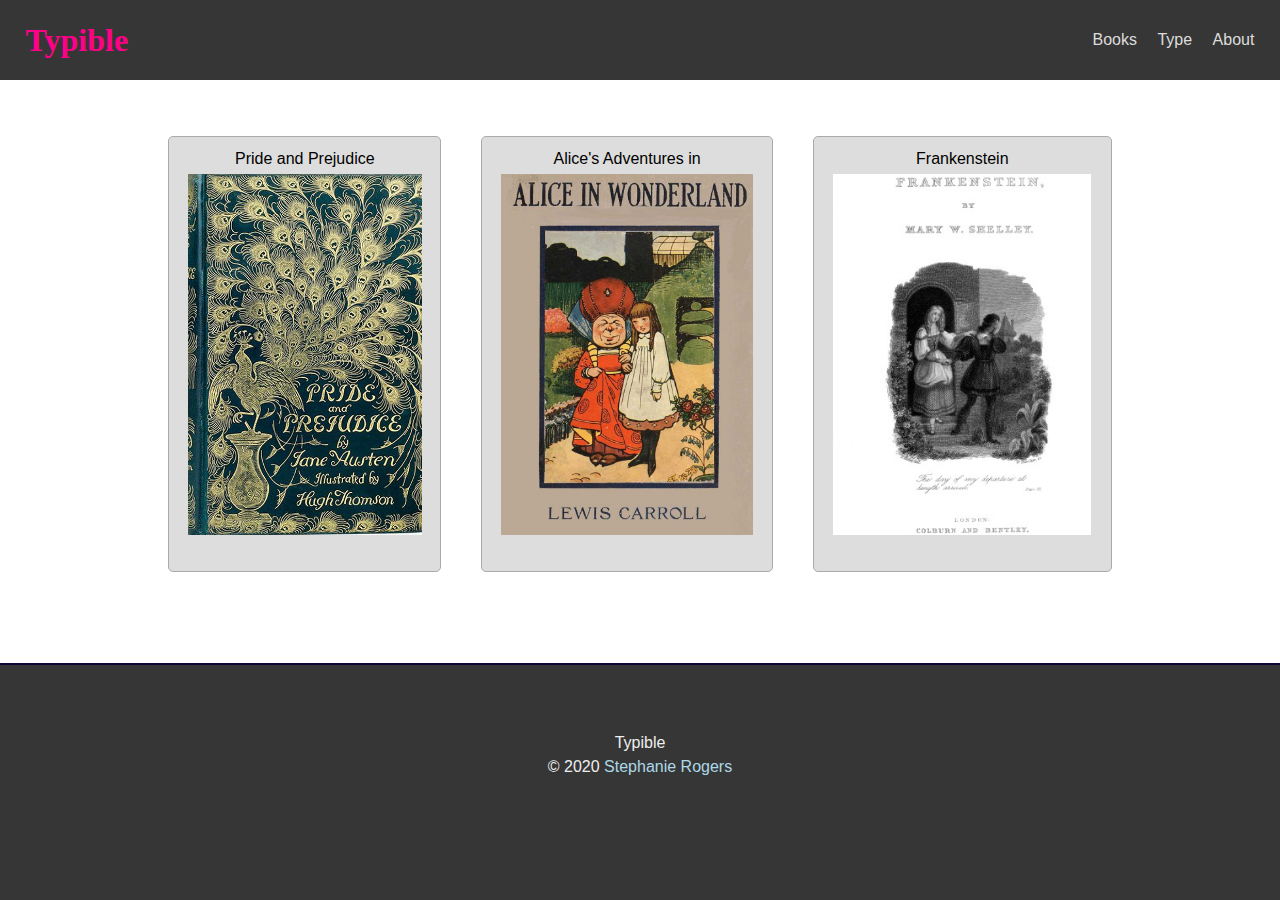
<file: index.html>
<!DOCTYPE html>
<html>
<head>
<title>Typible - Typing Books</title>
<meta charset="utf-8">
<link rel="icon" href="favicon.ico">
<link rel="stylesheet" href="css/base.css">
<link rel="stylesheet" href="css/typing.css">
<link rel="stylesheet" href="css/keyboard.css">
<script src="js/util.js"></script>
<script src="resources/1.js"></script>
<script src="resources/2.js"></script>
<script src="resources/3.js"></script>
<script src="js/units.js"></script>
<script src="js/settings.js"></script>
<script src="js/keyboard.js"></script>
<script src="js/index.js"></script>
<!-- Global site tag (gtag.js) - Google Analytics -->
<script async src="https://www.googletagmanager.com/gtag/js?id=UA-165587799-1"></script>
<script>
  window.dataLayer = window.dataLayer || [];
  function gtag(){dataLayer.push(arguments);}
  gtag('js', new Date());

  gtag('config', 'UA-165587799-1');
</script>

<script>

// Start tutor, set version and check for updates
window.onload = function()
{
  Index.init()
}
</script>
</head>
<body>

<!-- Header -->
<div id="header">
    <h1><a href="index.html">Typible</a></h1>
    <h2 id="unitTitle"></h2>
    <div id="navigation">
        <a href="index.html">Books</a>
        <a href="type_book.html">Type</a>
        <a href="about.html">About</a>
    </div>
</div>

<!-- Main -->
<div id="mainWrapper">
<div id="main">
    <div id="content" style="width: 100%">
      <div id="unitLinks" class="grid-container" style="text-align:center; margin:auto; float:none">
      </div>
    </div> <!-- End content -->
</div> <!-- End main -->
</div> <!-- End mainWrapper -->

<!-- Footer -->
<div id="footer">
    <div id="copyright">
        <p>
        Typible<br>
        &copy; 2020 <a href="stogers.com">Stephanie Rogers</a>
        </p>
        </p>
        <script type='text/javascript' src='https://ko-fi.com/widgets/widget_2.js'></script><script type='text/javascript'>kofiwidget2.init('Buy me a coffee', '#777', 'B0B81NQ6W');kofiwidget2.draw();</script> 
    </div> <!-- End copyright -->
</div> <!-- End footer -->

</body>
</html>
</file>
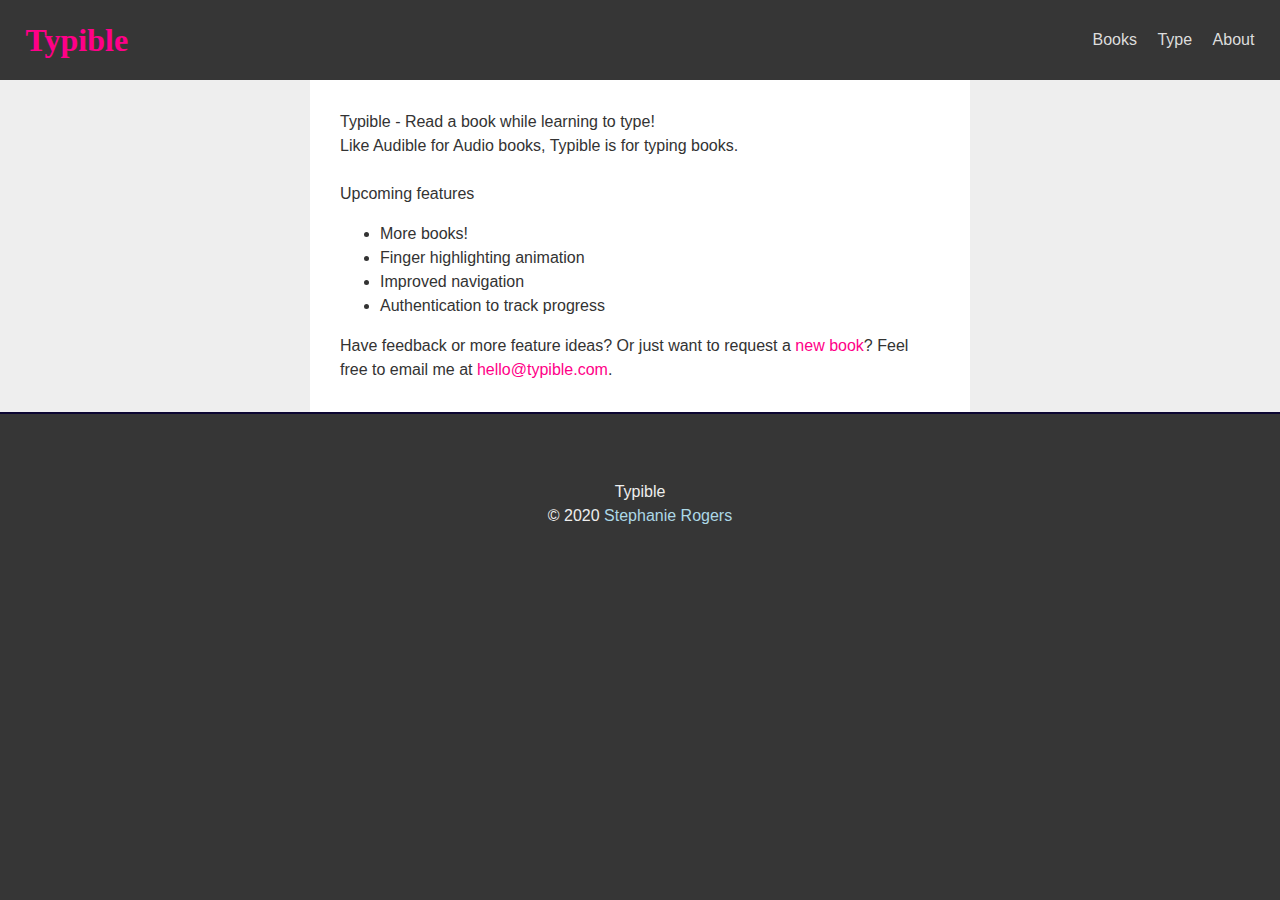
<file: about.html>
<!DOCTYPE html>
<html>
<head>
<title>Typible - Typing Books</title>
<meta charset="utf-8">
<link rel="icon" href="favicon.ico">
<link rel="stylesheet" href="css/base.css">
<link rel="stylesheet" href="css/typing.css">
<link rel="stylesheet" href="css/keyboard.css">
<script src="js/util.js"></script>
<script src="js/units.js"></script>
<script src="js/settings.js"></script>
<script src="js/tutor.js"></script>
<script>

// Start tutor, set version and check for updates
window.onload = function()
{
    if (typeof Update == 'object' && typeof Update.check == 'function') {
        Update.check()
    }
}
</script>
</head>
<body>

<!-- Header -->
<div id="header">
    <h1><a href="index.html">Typible</a></h1>
    <h2 id="unitTitle"></h2>
    <div id="navigation">
        <a href="index.html">Books</a>
        <a href="type_book.html">Type</a>
        <a href="about.html">About</a>
    </div>
</div>

<!-- Main -->
<div id="mainWrapper" style="padding: 0px; background-color: #eee">
<div id="main">
    <div class="aboutWrapper" style="text-align: left; margin-left: auto; margin-right: auto; width: 600px; padding: 30px; background-color: #fff;">
        <div> Typible - Read a book while learning to type! </div>
        <div> Like Audible for Audio books, Typible is for typing books. </div>
        </br>
        <div> Upcoming features </div>
         <ul>
             <li>More books!</li>
             <li>Finger highlighting animation</li>
             <li>Improved navigation</li>
             <li>Authentication to track progress</li>
         </ul>
         <div> Have feedback or more feature ideas? Or just want to request a <a class="link" href="https://www.gutenberg.org/catalog/">new book</a>? Feel free to email me at <a href="mailto:hello@typible.com" class="link">hello@typible.com</a>.</div>
    </div>
</div> <!-- End main -->
</div> <!-- End mainWrapper -->

<!-- Footer -->
<div id="footer">
    <div id="copyright">
        <p>
        Typible<br>
        &copy; 2020 <a href="http://stogers.com">Stephanie Rogers</a>
        </p>
        </p>
        <script type='text/javascript' src='https://ko-fi.com/widgets/widget_2.js'></script><script type='text/javascript'>kofiwidget2.init('Buy me a coffee', '#777', 'B0B81NQ6W');kofiwidget2.draw();</script> 
    </div> <!-- End copyright -->
</div> <!-- End footer -->

</body>
</html>
</file>
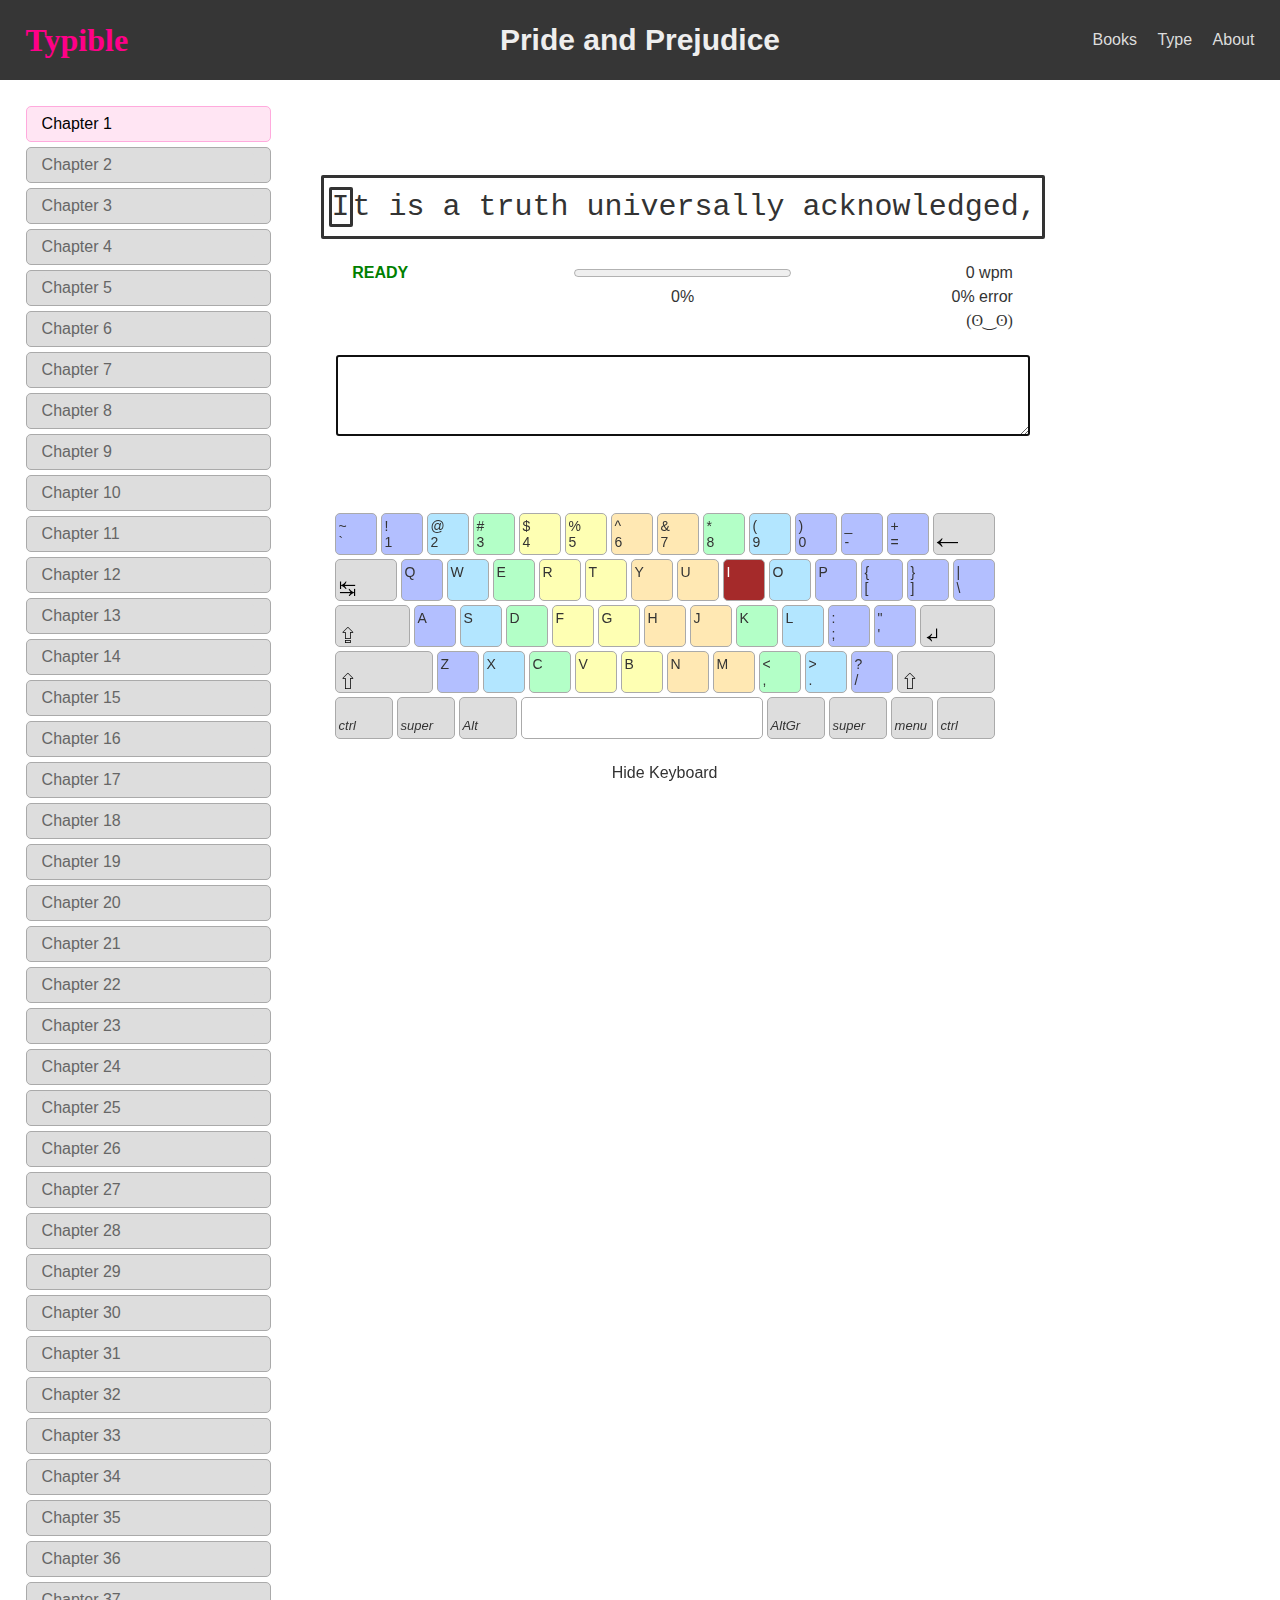
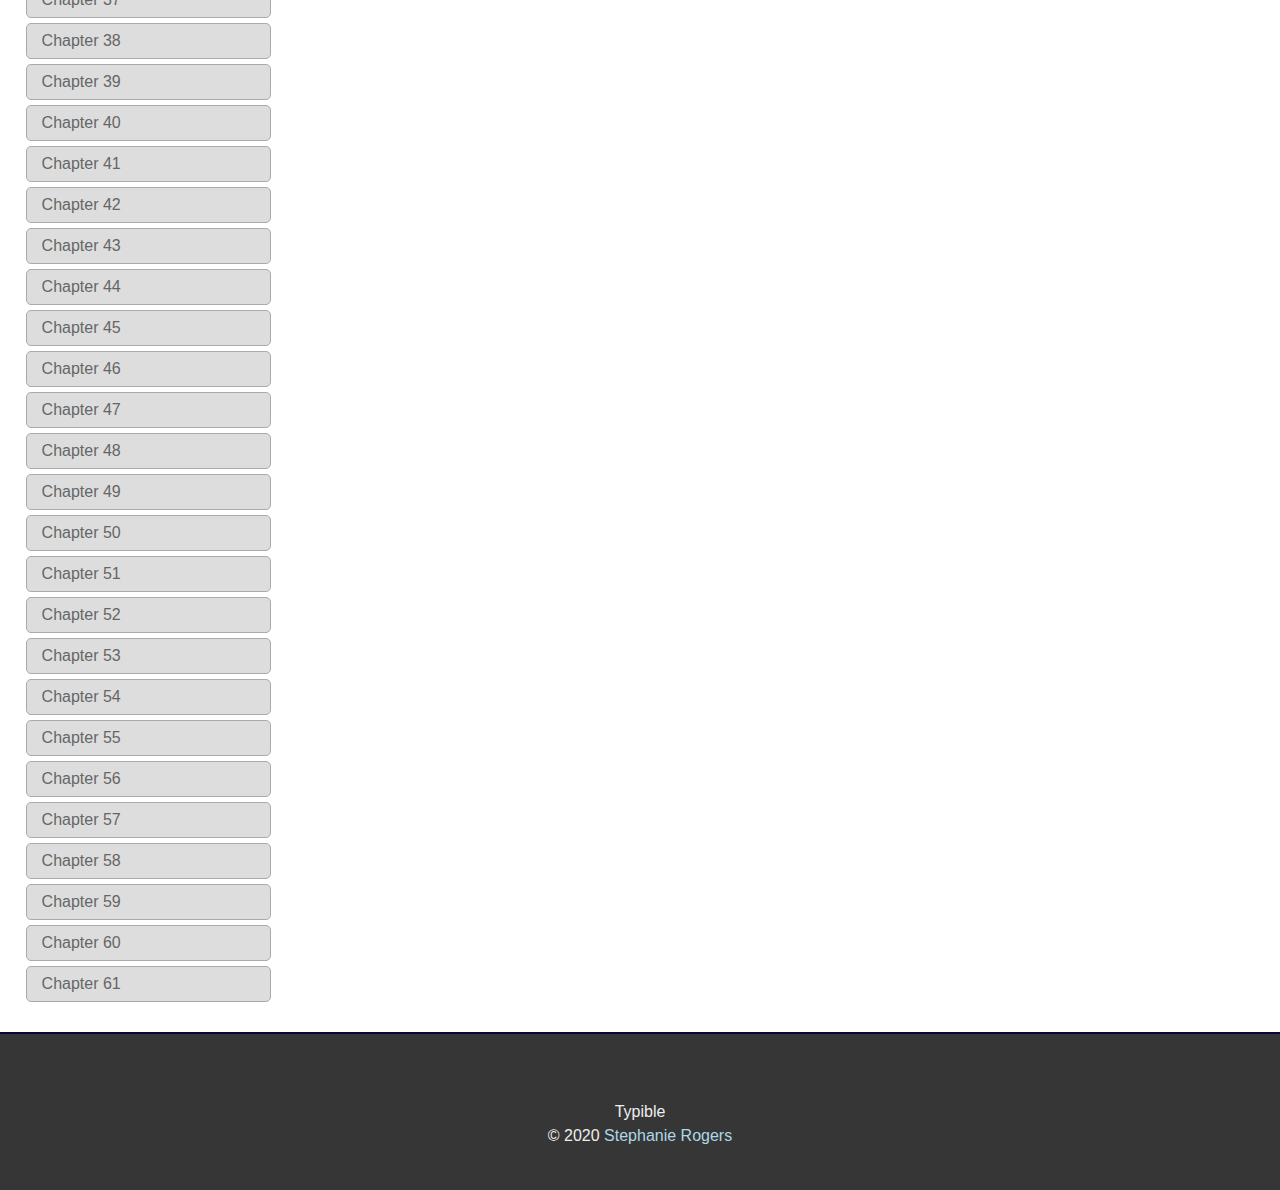
<file: type_book.html>
<!DOCTYPE html>
<html>
<head>
<title>Typible - Typing Books</title>
<meta charset="utf-8">
<link rel="icon" href="favicon.ico">
<link rel="stylesheet" href="css/base.css">
<link rel="stylesheet" href="css/typing.css">
<link rel="stylesheet" href="css/keyboard.css">
<script src="js/util.js"></script>
<script src="resources/1.js"></script>
<script src="resources/2.js"></script>
<script src="resources/3.js"></script>
<script src="js/units.js"></script>
<script src="js/settings.js"></script>
<script src="js/keyboard.js"></script>
<script src="js/tutor.js"></script>
<!-- Global site tag (gtag.js) - Google Analytics -->
<script async src="https://www.googletagmanager.com/gtag/js?id=UA-165587799-1"></script>
<script>
  window.dataLayer = window.dataLayer || [];
  function gtag(){dataLayer.push(arguments);}
  gtag('js', new Date());

  gtag('config', 'UA-165587799-1');
</script>

<script>

// Start tutor, set version and check for updates
window.onload = function()
{
    Tutor.init()

    if (typeof Update == 'object' && typeof Update.check == 'function') {
        Update.check()
    }
}
</script>
</head>
<body>

<!-- Header -->
<div id="header">
    <h1><a href="index.html">Typible</a></h1>
    <h2 id="unitTitle"></h2>
    <div id="navigation">
        <a href="index.html">Books</a>
        <a href="type_book.html">Type</a>
        <a href="about.html">About</a>
    </div>
</div>

<!-- Main -->
<div id="mainWrapper">
<div id="main">
    <div id="content">
        <div id="unitLinks"></div>

        <div id="practicePanelWrapper">
        <div id="practicePanel">
            <div id="previousLink">
            </div>

            <div id="practicePane">

                <div id="subunitLinks">
                    <div class="stretch"></div>
                </div> <!-- End subunitLinks -->

                <div id="target"></div>

                <div id="feedbackPane">
                    <div id="statusPane">
                        <div id="status"></div>
                        <div id="remark"></div>
                        <div id="advice"></div>
                    </div>
                    <div id="progressPane">
                        <div id="progress">
                            <progress id="progressBar" value="0" max="100">
                            </progress>
                            <div>
                                <span id="progressPercent"></span>
                            </div>
                        </div>
                        <div id="restartLink">
                            <a href="#restart" title="Start over">Restart</a>
                        </div>
                    </div>
                    <div id="resultPane">
                        <div id="speed"></div>
                        <div id="error"></div>
                        <div id="smiley"></div>
                    </div>
                </div> <!-- End feedbackPane -->

                <div id="inputPane">
                    <textarea id="input" rows="5" autocomplete="off"
                              spellcheck="false"></textarea>
                </div> <!-- End inputPane -->

                <div id="alternateUnitLinks">
                </div>

            </div> <!-- End practicePane -->

            <div id="nextLink">
            </div>
        </div> <!-- End practicePanel -->
        <div id="guide">
                  <ul id="keyboard" class="hints">
                  <li id="row_AE">
                    <ul>
                      <li id="key_TLDE" class="left5">
                        <strong> ~ </strong>
                        <em> ` </em>
                      </li>
                      <li id="key_AE01" class="left5">
                        <strong> ! </strong>
                        <em> 1 </em>
                      </li>
                      <li id="key_AE02" class="left4">
                        <strong> @ </strong>
                        <em> 2 </em>
                      </li>
                      <li id="key_AE03" class="left3">
                        <strong> # </strong>
                        <em> 3 </em>
                      </li>
                      <li id="key_AE04" class="left2">
                        <strong> $ </strong>
                        <em> 4 </em>
                      </li>
                      <li id="key_AE05" class="left2">
                        <strong> % </strong>
                        <em> 5 </em>
                      </li>
                      <li id="key_AE06" class="right2">
                        <strong> ^ </strong>
                        <em> 6 </em>
                      </li>
                      <li id="key_AE07" class="right2">
                        <strong> & </strong>
                        <em> 7 </em>
                      </li>
                      <li id="key_AE08" class="right3">
                        <strong> * </strong>
                        <em> 8 </em>
                      </li>
                      <li id="key_AE09" class="right4">
                        <strong> ( </strong>
                        <em> 9 </em>
                      </li>
                      <li id="key_AE10" class="right5">
                        <strong> ) </strong>
                        <em> 0 </em>
                      </li>
                      <li id="key_AE11" class="right5">
                        <strong> _ </strong>
                        <em> - </em>
                      </li>
                      <li id="key_AE12" class="right5">
                        <strong> + </strong>
                        <em> = </em>
                        </li>
                      <li id="key_BKSP" class="specialKey">
                        <em> &#x2190; </em>
                      </li>
                    </ul>
                  </li>
                  <li id="row_AD">
                    <ul>
                      <li id="key_TAB" class="specialKey">
                        <em> &#x21b9; </em>
                      </li>
                      <li id="key_AD01" class="left5">
                        <strong> Q </strong>
                        <em> q </em>
                      </li>
                      <li id="key_AD02" class="left4">
                        <strong> W </strong>
                        <em> w </em>
                      </li>
                      <li id="key_AD03" class="left3">
                        <strong> E </strong>
                        <em> e </em>
                      </li>
                      <li id="key_AD04" class="left2">
                        <strong> R </strong>
                        <em> r </em>
                      </li>
                      <li id="key_AD05" class="left2">
                        <strong> T </strong>
                        <em> t </em>
                      </li>
                      <li id="key_AD06" class="right2">
                        <strong> Y </strong>
                        <em> y </em>
                      </li>
                      <li id="key_AD07" class="right2">
                        <strong> U </strong>
                        <em> u </em>
                      </li>
                      <li id="key_AD08" class="right3">
                        <strong> I </strong>
                        <em> i </em>
                      </li>
                      <li id="key_AD09" class="right4">
                        <strong> O </strong>
                        <em> o </em>
                      </li>
                      <li id="key_AD10" class="right5">
                        <strong> P </strong>
                        <em> p </em>
                      </li>
                      <li id="key_AD11" class="right5">
                        <strong> { </strong>
                        <em> [ </em>
                      </li>
                      <li id="key_AD12" class="right5">
                        <strong> } </strong>
                        <em> ] </em>
                      </li>
                      <li id="key_BKSL" class="right5">
                        <strong> | </strong>
                        <em> \ </em>
                      </li>
                    </ul>
                  </li>
                  <li id="row_AC">
                    <ul>
                      <li id="key_CAPS" class="specialKey">
                        <em> &#x21ea; </em>
                      </li>
                      <li id="key_CAPS105" class="hiddenKey">
                        &nbsp;
                      </li>
                      <li id="key_AC01" class="left5">
                        <strong> A </strong>
                        <em> a </em>
                      </li>
                      <li id="key_AC02" class="left4">
                        <strong> S </strong>
                        <em> s </em>
                      </li>
                      <li id="key_AC03" class="left3">
                        <strong> D </strong>
                        <em> d </em>
                      </li>
                      <li id="key_AC04" class="left2">
                        <strong> F </strong>
                        <em> f </em>
                      </li>
                      <li id="key_AC05" class="left2">
                        <strong> G </strong>
                        <em> g </em>
                      </li>
                      <li id="key_AC06" class="right2">
                        <strong> H </strong>
                        <em> h </em>
                      </li>
                      <li id="key_AC07" class="right2">
                        <strong> J </strong>
                        <em> j </em>
                      </li>
                      <li id="key_AC08" class="right3">
                        <strong> K </strong>
                        <em> k </em>
                      </li>
                      <li id="key_AC09" class="right4">
                        <strong> L </strong>
                        <em> l </em>
                      </li>
                      <li id="key_AC10" class="right5">
                        <strong> : </strong>
                        <em> ; </em>
                      </li>
                      <li id="key_AC11" class="right5">
                        <strong> " </strong>
                        <em> ´ </em>
                      </li>
                      <li id="key_RTRN" class="specialKey">
                        <em> &#x21b2; </em>
                      </li>
                      <li id="key_RTRN105" class="hiddenKey">
                        &nbsp;
                      </li>
                    </ul>
                  </li>
                  <li id="row_AB">
                    <ul>
                      <li id="key_LFSH" class="specialKey">
                        <em> &#x21e7; </em>
                      </li>
                      <li id="key_LSGT" class="left5">
                        <strong> \ </strong>
                        <em> | </em>
                      </li>
                      <li id="key_AB01" class="left5">
                        <strong> Z </strong>
                        <em> z </em>
                      </li>
                      <li id="key_AB02" class="left4">
                        <strong> X </strong>
                        <em> x </em>
                      </li>
                      <li id="key_AB03" class="left3">
                        <strong> C </strong>
                        <em> c </em>
                      </li>
                      <li id="key_AB04" class="left2">
                        <strong> V </strong>
                        <em> v </em>
                      </li>
                      <li id="key_AB05" class="left2">
                        <strong> B </strong>
                        <em> b </em>
                      </li>
                      <li id="key_AB06" class="right2">
                        <strong> N </strong>
                        <em> n </em>
                      </li>
                      <li id="key_AB07" class="right2">
                        <strong> M </strong>
                        <em> m </em>
                      </li>
                      <li id="key_AB08" class="right3">
                        <strong> &lt; </strong>
                        <em> , </em>
                      </li>
                      <li id="key_AB09" class="right4">
                        <strong> &gt; </strong>
                        <em> . </em>
                      </li>
                      <li id="key_AB10" class="right5">
                        <strong> ? </strong>
                        <em> / </em>
                      </li>
                      <li id="key_RTSH" class="specialKey">
                        <em> &#x21e7; </em>
                      </li>
                    </ul>
                  </li>
                  <li id="row_AA">
                    <ul>
                      <li id="key_LCTL" class="specialKey">
                        <em> ctrl </em>
                      </li>
                      <li id="key_LWIN" class="specialKey">
                        <em> super </em>
                      </li>
                      <li id="key_LALT" class="specialKey">
                        <em> Alt </em>
                      </li>
                      <li id="key_SPCE" class="thumb">
                        <em> </em>
                      </li>
                      <li id="key_RALT" class="specialKey">
                        <em> AltGr </em>
                      </li>
                      <li id="key_RWIN" class="specialKey">
                        <em> super </em>
                      </li>
                      <li id="key_MENU" class="specialKey">
                        <em> menu </em>
                      </li>
                      <li id="key_RCTL" class="specialKey">
                        <em> ctrl </em>
                      </li>
                    </ul>
                  </li>
                </ul>
          </div>

        <div id="guidePane">
            <div>
                <a id="guideLink"></a>
            </div>
        </div> <!-- End guidePane -->
        </div> <!-- End practicePanelWrapper -->

        <noscript>
        <div id="noscriptWrapper">
            <div id="noscript">
            JavaScript should be enabled to run this application.
            </div>
        </div>
        </noscript>

    </div> <!-- End content -->

    <div id="sidebar">
        <div id="rightSidebar"
             data-width="239" data-show-faces="true" data-header="false"
             data-stream="false" data-show-border="true"></div>
    </div> <!-- End sidebar -->
</div> <!-- End main -->
</div> <!-- End mainWrapper -->

<!-- Footer -->
<div id="footer">
    <div id="copyright">
        <p>
        Typible<br>
        &copy; 2020 <a href="stogers.com">Stephanie Rogers</a>
        </p>
        </p>
        <script type='text/javascript' src='https://ko-fi.com/widgets/widget_2.js'></script><script type='text/javascript'>kofiwidget2.init('Buy me a coffee', '#777', 'B0B81NQ6W');kofiwidget2.draw();</script> 
    </div> <!-- End copyright -->
</div> <!-- End footer -->

</body>
</html>
</file>
<file: css/base.css>
body {
    background: #363636;
    margin: 0;
    padding: 0;
    font-family: helvetica, arial, sans-serif;
    font-size: 16px;
    line-height: 24px;
    color: #333333;
    min-width: 1024px;
}

a:link, a:visited {
    color: #666;
    text-decoration: none;
}

/* Header */
#header {
    padding: 0 2%;
    line-height: 80px;
    overflow: hidden;
}

#header h1 {
    margin: 0;
    float: left;
    width: 27%;
    color: #F08;
    font-size: 32px;

}

#header h2 {
    margin: 0;
    float: left;
    width: 46%;
    color: #eeeeee;
    font-size: 30px;
    text-align: center;
}

#header #navigation {
    float: right;
    width: 27%;
    text-align: right;
}

#header #navigation a {
    margin-left: 1em;
}

#header a:link, #header a:visited {
    color: #dddddd;
    text-decoration: none;
}

#header a:focus, #header a:hover, #header a:active {
    color: #ffffff;
    text-decoration: underline;
}

#header h1 a:link, h1 a:visited, h1 a:focus, h1 a:hover, h1 a:active {
    color: #F08 !important;
    font-family: Georgia;
    text-decoration: none;
}

/* Main */
#mainWrapper {
    background: #ffffff;
    padding: 2%;
}

#main {
    overflow: hidden;
}

#content {
    float: left;
    width: 80%;
}

#sidebar {
    float: right;
    width: 20%;
    text-align: center;
}

/* Footer */
#footer {
    border-top: 2px double #0c0632;
    color: #eeeeee;
    text-align: center;
    padding: 2%;
}

#footer #navigation a {
    margin-left: 2em;
}

#footer #copyright {
    margin-top: 2%;
    width: 50%;
    display: inline-block;
}

#footer a:link, #footer a:visited {
    color: #dddddd;
    text-decoration: none;
}

#footer a:focus, #footer a:hover, #footer a:active {
    color: #ffffff;
    text-decoration: underline;
}

#copyright a:link, #copyright a:visited {
    color: #add8e6;
    text-decoration: none;
}

#copyright a:focus, #copyright a:hover, #copyright a:active {
    color: #cffbf8;
    text-decoration: underline;
}

/* Facebook */
.fb-like-box span, .fb-like-box iframe {
    /* The following properties need to be set in order for Facebook
       like box to have non-zero dimensions when QuickQWERTY is accessed
       from local storage, i.e. non-HTTP access. */
    width: 239px !important;
    height: 241px !important;
}

.warning {
    display: none;
    text-align: left;
    border: 3px double red;
    background: #ffe0e0;
    padding: 0 1em;
}
</file>
<file: css/typing.css>
#unitLinks div.tableofcontents {
    padding-left: 15px;
    padding-right: 15px;
    overflow:hidden;
}

#unitLinks {
    /* #sidebar is 20% the width of #main. #unitLinks is within #content
     * which itself is 80% the width of #main. We want #unitLinks to be
     * 20% of the width of #main. Since #unitLinks is contained within
     * #content, #unitLinks needs to be 25% the width of #content, so
     * that it is 20% the width of #main. 25% of 80% is 20%. */
    width: 25%;
    float: left;
    text-align: left;
}

#unitLinks img {
    object-fit: cover;
    overflow: hidden;
    max-height: 100%;
    min-height: 0;
    min-width: 0;
    width: 90%;
    float: none;
    height: 85%;
    max-height: 90%;
    max-height: 90vh;
}

.aboutWrapper {
    text-align: left;
    margin-left: auto;
    margin-right: auto;
    width: 600px;
    padding: 30px;
    background-color: #fff;
}

.link {
    color:#F08 !important;
}

.link:hover {
    color: #666 !important;
    text-decoration: underline;
}

#aboutWrapper {
    text-align: left;
    margin-left: auto;
    margin-right: auto;
    width: 600px;
    padding: 30px;
    background-color: #fff;
}

.gridDiv {
    float: none;
    height: 90%;
    min-height: 0;
    min-width: 0;
}

.bookTitle {
    display: inline-block;
    padding-top:5px;
    padding-bottom:5px;
    width: 80%;
    overflow: hidden;
    max-height: 15px;
}
.grid-container {
  display: grid;
  grid-template-columns: auto auto auto;
  grid-template-rows: repeat(1, minmax(350px, 40vw));
  padding: 10px;
  width: 80% !important;
}
.grid-item {
  background-color: rgba(255, 255, 255, 0.8);
  padding: 20px;
  text-align: center;
}

#practicePanelWrapper {
    width: 70%;
    float: right;
    text-align: center;
    display: none;
}

#noscriptWrapper {
    width: 75%;
    float: right;
    text-align: center;
}

#noscript {
    margin: 10% 0%;
    color: red;
    font-weight: bold; 
    border: 5px double red;
    padding: 1.5em;
    display: inline-block;
}

#unitLinks div {
    margin-bottom: 3px;
    text-align: center;
}

#subunitLinks {
    text-align: justify;
    height: 24px;
}

#subunitLinks div.stretch {
    width: 100%;
    border: 0;
}

#subunitLinks div {
    display: inline-block;
    text-align: center;
}

#alternateUnitLinks div {
    margin-right: 1em;
    width: 20%;
    text-align: center;
    display: inline-block;
}

#unitLinks div, #alternateUnitLinks div {
    background: #ddd;
    border: 1px solid #aaa;
    border-radius: 5px;
    padding: 5px;
    color: #000;
    margin-bottom: 5px;
}

#unitLinks .tableofcontents:hover .temp {
    background-color: #aaa;
    cursor: pointer;
}

#unitLinks .tableofcontents:hover {
    background-color: #aaa;
    cursor: pointer;
}

#unitLinks div.selected,
#subunitLinks div.selected,
#alternateUnitLinks div.selected {
    background: #FFE5F3 !important;
    border: 1px solid #FAD;
}

#practicePanel {
    display: inline-block;
}

#previousLink, #nextLink {
    width: 0.5em;
    display: inline-block;
    vertical-align: top;
    font-family: verdana;
}

#practicePane {
    display: inline-block;
}

#target {
    margin-top: 3%;
    font-family: monospace;
    display: inline-block;
    padding: 5px;
    font-size: 30px;
    line-height: 48px;
}

#target, span.targetChar {
    border: 3px solid #333333;
    border-radius: 2px;
}

#feedbackPane {
    margin: 3% 0;
    overflow: hidden;
}

#statusPane {
    display: inline-block;
    width: 30%;
    text-align: left;
    vertical-align: top;
}

#progressPane {
    display: inline-block;
    width: 30%;
}

#resultPane {
    display: inline-block;
    width: 30%;
    text-align: right;
    vertical-align: top;
}

#status {
    color: #008000;
    font-weight: bold;
}

#restartLink {
    visibility: hidden;
}

#input {
    width: 95%;
}

#progressBar {
    width: 100%;
}

#guidePane {
    margin-top: 3%;
}

#guide {
    margin-left: auto;
    margin-right: auto;
    text-align: justify;
}

/* State changes */
.error #target {
    background: #ff8888;
}

.completed #target, .completed #input {
    background: #dddddd;
}

.completed span.targetChar {
    border: 3px solid #dddddd;
}

.error #status {
    color: #ff0000;
}

#smiley {
    font-family: verdana;
}

#alternateUnitLinks {
    width: 95%;
    margin-top: 1%;
    display: inline-block;
}

#update {
    width: 80%;
}

#update a {
    margin-right: 2em;
}
</file>
<file: css/keyboard.css>
/**
 * graphical keyboard layout, fixed size (664*230px)
 */

ul#keyboard, ul#keyboard ul {
  margin: 0;
  padding: 0;
  width: 664px;
}
* html ul#keyboard ul {
  /**
   * IE6-specific hack:
   * required for the pc104/pc105 layouts
   * the TMx layout requires another hack on li#ac01, see below
   */
  width: 672px;
}
ul#keyboard {
  margin: 20px auto;
  position: relative;
  height: 230px;
}


/******************************************************************************
 * Default Keyboard Geometry (pc104)
 */

/* rows */
ul#keyboard li {
  list-style-type: none;
  clear: both;
  margin: 0;
  padding: 0;
}
ul#keyboard li#row_AD {
  position: absolute;
  top: 46px;
}
ul#keyboard li#row_AC {
  position: absolute;
  top: 92px;
}
ul#keyboard li#row_AB {
  position: absolute;
  top: 138px;
}
ul#keyboard li#row_AA {
  position: absolute;
  top: 184px;
}

/* keys */
ul#keyboard li li {
  position: relative;
  float: left;
  clear: none;
  width: 40px;
  height: 40px;
  margin: 2px;
  border: 1px solid #aaa;
   -webkit-border-radius: 5px;
      -moz-border-radius: 5px;
       -ms-border-radius: 5px;
        -o-border-radius: 5px;
           border-radius: 5px;
}
ul#keyboard li strong {
  position: absolute;
  font-weight: normal;
  top: 0px;
  left: 3px;
}
ul#keyboard li em {
  position: absolute;
  font-style: normal;
  bottom: 0px;
  left: 3px;
}
ul#keyboard li .deadKey {
  font-size: larger;
  color: red;
}

/* special keys */
ul#keyboard li.specialKey {
  background-color: #ddd;
}
ul#keyboard li.specialKey * {
  font-size: 13px;
  font-style: italic;
}
li#row_AA li.specialKey {
  width: 56px;
}
ul#keyboard li#key_TAB,
ul#keyboard li#key_BKSP {
  width: 60px;
}
ul#keyboard li#key_CAPS,
ul#keyboard li#key_RTRN {
  width: 73px;
}
ul#keyboard li#key_LFSH,
ul#keyboard li#key_RTSH {
  width: 96px;
}
ul#keyboard li#key_SPCE {
  width: 240px;
}
ul#keyboard li#key_MENU {
  width: 40px;
}

/* hide LSGT for pc104 (default) */
li#key_LSGT, li#key_CAPS105, li#key_RTRN105 {
  display: none;
}


/******************************************************************************
 * European Keyboard Geometry (pc105)
 */

.pc105 li#key_LFSH {
  width: 50px !important;
}
.pc105 li#key_RTRN {
  width: 27px !important;
  height: 86px !important;
  margin-top: -44px;
  margin-left: 48px;
}
.pc105 li#key_BKSL {
  margin-top: 48px;
  margin-left: -31px;
}
.pc105 li#key_LSGT {
  display: block;
}
/* visual tweaks for CapsLock and Return */
.pc105 li#key_CAPS105, .pc105 li#key_RTRN105 {
  background-color: #e8e8e8 !important;
  display: block;
}
.pc105 li#key_CAPS {
  width: 60px !important;
}
.pc105 li#key_CAPS, .pc105 li#key_RTRN {
  z-index: 1;
}
.pc105 li#key_CAPS105 {
  margin-left: -64px;
  width: 73px !important;
}
.pc105 li#key_RTRN105 {
  margin-top: -44px;
  margin-left: -44px;
  width: 40px !important;
}


/******************************************************************************
 * Ergonomic Keyboard Geometry (TMx)
 */

.tmx li#key_CAPS {
  display: none;
}
.tmx li#key_BKSL {
  margin-top: 94px;
  margin-left: -96px;
}
.tmx li#key_TLDE, .tmx li#key_TAB,  .tmx li#key_LFSH, .tmx li#key_LCTL,
.tmx li#key_AE12, .tmx li#key_AD12, .tmx li#key_RTSH, .tmx li#key_RCTL,
.tmx li#key_BKSP, .tmx li#key_RTRN {
  width: 46px !important;
}
.tmx li#key_LWIN, .tmx li#key_LALT, .tmx li#key_RWIN, .tmx li#key_RALT {
  width: 63px !important;
}
.tmx li#key_TLDE, .tmx li#key_TAB, .tmx li#key_LFSH, .tmx li#key_LCTL {
  margin-left: 3px;
}
.tmx li#key_AC01 {
  margin-left: 55px;
}
* html .tmx li#key_AC01 { /* IE6-specific hack */
  margin-left: 29px;
}
.tmx li#key_AE06, .tmx li#key_AD06, .tmx li#key_AC06, .tmx li#key_AB06 {
  margin-left: 54px;
}
.tmx li#key_BKSP {
  margin-left: -378px;
  height: 86px !important;
}
.tmx li#key_RTRN {
  margin-left: -326px;
  height: 86px !important;
}
.tmx li#key_LFSH, .tmx li#key_RTSH {
  height: 86px !important;
  margin-top: -44px;
}
.tmx li#key_RTSH {
  margin-left: 48px;
}
.tmx li#key_SPCE {
  width: 230px !important;
}


/******************************************************************************
 * Background Images for Tab, Backspace, Caps, Return, Shift
 */

li#key_TAB *, li#key_BKSP *, li#key_CAPS *,
li#key_LFSH *, li#key_RTSH *, li#key_RTRN * {
  display: none;
}
li.specialKey {
  background-repeat: no-repeat;
  background-position: bottom left;
}

li#key_TAB  { background-image: url(keyboard/key-tab.png);  }
li#key_BKSP { background-image: url(keyboard/key-bksp.png); }
li#key_CAPS { background-image: url(keyboard/key-caps.png); }
li#key_RTRN { background-image: url(keyboard/key-rtrn.png); }
li#key_LFSH, li#key_RTSH {
  background-image: url(keyboard/key-shift.png);
}

/* IE6 hack, using GIF instead of PNG */
* html li#key_TAB  { background-image: url(keyboard/key-tab.gif);  }
* html li#key_BKSP { background-image: url(keyboard/key-bksp.gif); }
* html li#key_CAPS { background-image: url(keyboard/key-caps.gif); }
* html li#key_RTRN { background-image: url(keyboard/key-rtrn.gif); }
* html li#key_LFSH, * html li#key_RTSH {
  background-image: url(keyboard/key-shift.gif);
}


/******************************************************************************
 * Displayed if the keyboard rendering is altered by an ad blocker
 */

#badRendering {
  clear: both;
  text-align: center;
  font-weight: bold;
  color: brown;
  display: none;
}

/******************************************************************************
 * Visual hints: colored keys
 */

.hints li.active,
.hints ul#keyboard li.specialKey.active {
  background-color: brown;
}

.hints li.active * {
  font-weight: bold;
  color: white;
}

.hints {
  font-size: 14px;
}

.hints .left2  { background-color: hsl( 61, 100%, 85%); }
.hints .right2 { background-color: hsl( 42, 100%, 85%); }
.hints .left3, .hints .right3 { background-color: hsl(136, 100%, 85%); }
.hints .left4, .hints .right4 { background-color: hsl(200, 100%, 85%); }
.hints .left5, .hints .right5 { background-color: hsl(230, 100%, 85%); }

.hints li#ac01, .hints li#ac02, .hints li#ac03,
.hints li#ac08, .hints li#ac09, .hints li#ac10,
.hints li#ac04, .hints li#ac07 { /* home row */
  background-image: url(images/grid4.gif);
  font-weight: bold;
  color: white;
} 


/******************************************************************************
 * Visual hints: hands picture
 */

#hands {
  float: right;
  position: relative;
  margin-top: 5px;
  width: 150px;
  height: 90px;
  overflow: hidden;
  display: none;
}

.hints #hands {
  display: block;
}

#hands.left5  span { background-position: left 810px; }
#hands.left4  span { background-position: left 720px; }
#hands.left3  span { background-position: left 630px; }
#hands.left2  span { background-position: left 540px; }
#hands.thumb  span { background-position: left 450px; }
#hands.right2 span { background-position: left 360px; }
#hands.right3 span { background-position: left 270px; }
#hands.right4 span { background-position: left 180px; }
#hands.right5 span { background-position: left  90px; }

#hands span {
  position: absolute;
  top: 0;
  left: 0;
  width: 300px;
  height: 90px;
  background-image: url(images/hands.png);
  background-position: left top;
}

#hands.shift span {
  left: -150px;
}
</file>
